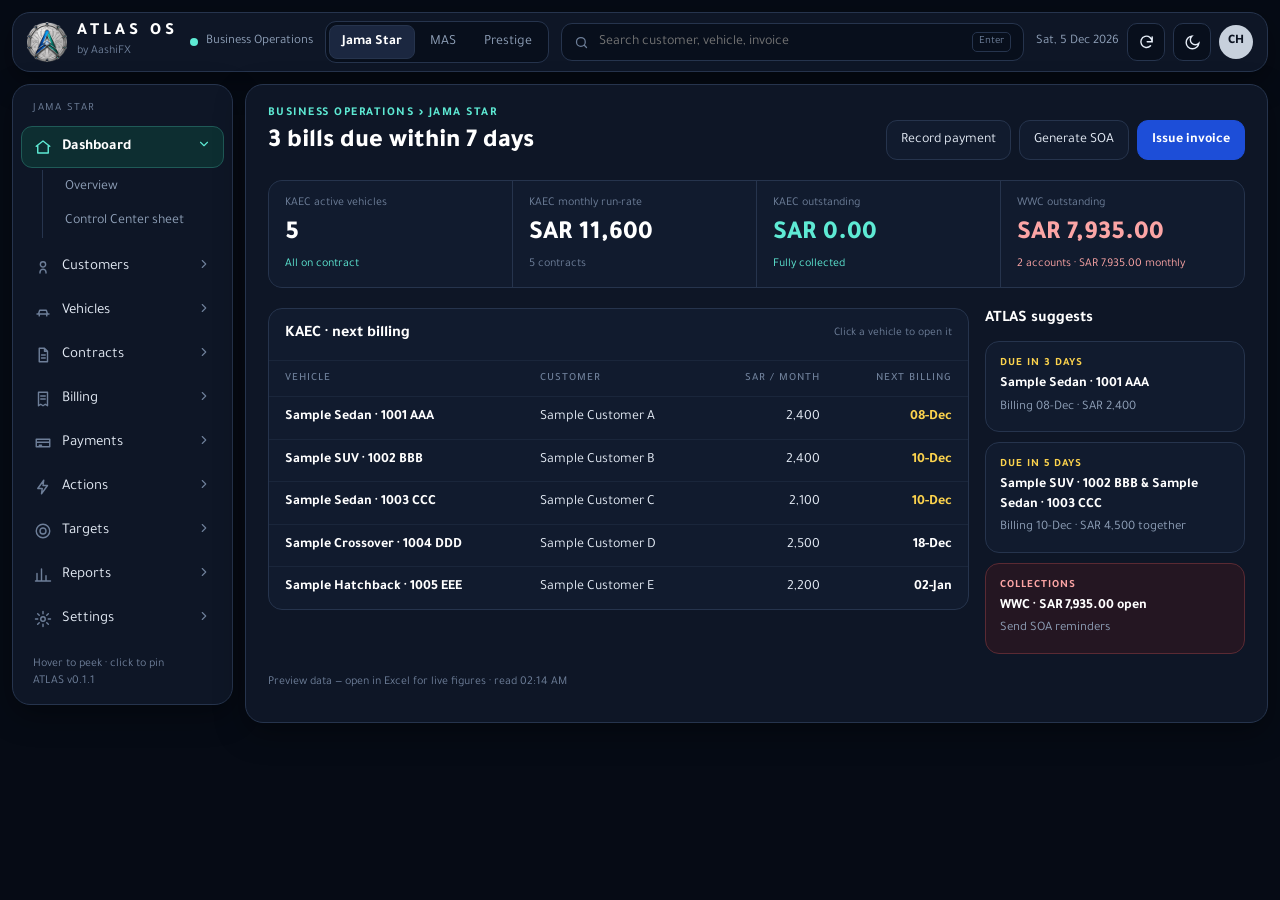
<file: taskpane.html>
<!doctype html>
<html lang="en">
<head>
<meta charset="utf-8">
<meta name="viewport" content="width=device-width, initial-scale=1">
<title>ATLAS OS</title>
<link rel="preconnect" href="https://fonts.googleapis.com">
<link rel="stylesheet" href="https://fonts.googleapis.com/css2?family=Tajawal:wght@400;500;700;800&display=swap">
<link rel="stylesheet" href="atlas.css?v=0.1.1">
<script src="https://appsforoffice.microsoft.com/lib/1/hosted/office.js"></script>
</head>
<body>
<div class="app" id="app">
  <header class="win top">
    <div class="brand">
      <img src="seal-128.png" alt="ATLAS seal">
      <div><b>ATLAS OS</b><small>by AashiFX</small></div>
    </div>
    <div class="kingdom"><span class="dot"></span>Business Operations</div>
    <nav class="units" aria-label="Business units" id="units"></nav>
    <label class="cmd">
      <svg aria-hidden="true" width="15" height="15" viewBox="0 0 24 24" fill="none" stroke="currentColor" stroke-width="2" stroke-linecap="round"><circle cx="11" cy="11" r="7"/><path d="M20 20l-3.5-3.5"/></svg>
      <input id="cmd" placeholder="Search customer, vehicle, invoice" aria-label="Search">
      <span class="kbd">Enter</span>
    </label>
    <div class="top-right">
      <span class="date" id="today"></span>
      <button class="icon-btn" id="refresh" aria-label="Refresh data" title="Refresh data">
        <svg aria-hidden="true" width="17" height="17" viewBox="0 0 24 24" fill="none" stroke="currentColor" stroke-width="2" stroke-linecap="round"><path d="M20 11a8 8 0 1 0-2.3 5.7M20 4v7h-7"/></svg>
      </button>
      <button class="icon-btn" id="theme" aria-label="Switch light or dark" title="Light / Dark">
        <svg aria-hidden="true" width="17" height="17" viewBox="0 0 24 24" fill="none" stroke="currentColor" stroke-width="2" stroke-linecap="round"><path d="M21 13A9 9 0 1 1 11 3a7 7 0 0 0 10 10z"/></svg>
      </button>
      <span class="avatar" aria-label="CHIEF">CH</span>
    </div>
  </header>
  <div class="body">
    <nav class="win nav" id="nav" aria-label="ATLAS menu"></nav>
    <main class="win main" id="main" aria-live="polite"></main>
  </div>
</div>
<script src="atlas.js?v=0.1.1"></script>
</body>
</html>
</file>
<file: atlas.css>
/* ATLAS OS — Steel Command shell v0.1 (locked look, 18-Oct-2026) */
:root, [data-theme="dark"] {
  --ground: #060B15;
  --panel: #0E1626;
  --card: #111B2E;
  --inset: #080F1C;
  --line: #26344D;
  --line-soft: #1A263B;
  --ink: #E6EDF7;
  --ink-strong: #FFFFFF;
  --muted: #8FA0B8;
  --faint: #6E7F99;
  --teal: #5EEAD4;
  --teal-bg: #0D2E31;
  --teal-line: #1F5A57;
  --blue: #1D4ED8;
  --amber: #FCD34D;
  --red: #FCA5A5;
  --red-bg: #241622;
  --red-line: #5A2A33;
  --hover: #16233A;
  --shadow: 0 10px 30px rgba(0, 0, 0, 0.35);
  --chip: #1B2740;
  --avatar-bg: #C7D0DC;
  --avatar-ink: #0B1220;
}
[data-theme="light"] {
  --ground: #E4E9F0;
  --panel: #F8FAFC;
  --card: #FFFFFF;
  --inset: #FFFFFF;
  --line: #CBD3DD;
  --line-soft: #EEF1F5;
  --ink: #1E293B;
  --ink-strong: #0F172A;
  --muted: #475569;
  --faint: #64748B;
  --teal: #0F766E;
  --teal-bg: #DDF1EE;
  --teal-line: #A7DCD5;
  --blue: #1D4ED8;
  --amber: #92400E;
  --red: #B42318;
  --red-bg: #FEF2F2;
  --red-line: #F3B4AE;
  --hover: #E9EEF4;
  --shadow: 0 10px 30px rgba(15, 23, 42, 0.08);
  --chip: #FFFFFF;
  --avatar-bg: #1E293B;
  --avatar-ink: #FFFFFF;
}

* { box-sizing: border-box; }
html, body { margin: 0; background: var(--ground); color: var(--ink); }
body { font-family: "Tajawal", "Segoe UI", system-ui, sans-serif; font-size: 14px; line-height: 1.4; }
button, input { font-family: inherit; font-size: inherit; color: inherit; }
button { cursor: pointer; }
:focus-visible { outline: 2px solid var(--teal); outline-offset: 2px; }

.app { min-height: 100vh; padding: 12px; display: flex; flex-direction: column; gap: 12px; }
.win { background: var(--panel); border: 1px solid var(--line); border-radius: 18px; box-shadow: var(--shadow); }

/* Top bar */
.top { display: flex; flex-wrap: wrap; align-items: center; gap: 12px; padding: 8px 14px; }
.brand { display: flex; align-items: center; gap: 10px; margin-right: auto; }
.brand img { width: 40px; height: 40px; object-fit: contain; }
.brand b { display: block; font-weight: 800; font-size: 17px; letter-spacing: 4px; color: var(--ink-strong); line-height: 1.1; }
.brand small { color: var(--faint); font-size: 12px; }
.kingdom { display: flex; align-items: center; gap: 8px; color: var(--muted); font-size: 13px; }
.dot { width: 8px; height: 8px; border-radius: 50%; background: var(--teal); display: inline-block; }
.units { display: flex; gap: 2px; padding: 3px; border-radius: 11px; background: var(--inset); border: 1px solid var(--line); }
.units button { min-height: 34px; padding: 0 12px; border-radius: 8px; border: 1px solid transparent; background: transparent; color: var(--muted); }
.units button[aria-pressed="true"] { background: var(--chip); border-color: var(--line); color: var(--ink-strong); font-weight: 700; }
.cmd { flex: 1 1 220px; display: flex; align-items: center; gap: 8px; min-height: 38px; padding: 0 12px; border-radius: 11px; background: var(--inset); border: 1px solid var(--line); color: var(--faint); }
.cmd input { flex: 1; min-width: 0; border: 0; outline: none; background: transparent; color: var(--ink); }
.kbd { font-size: 11px; padding: 1px 6px; border: 1px solid var(--line); border-radius: 5px; }
.top-right { display: flex; align-items: center; gap: 8px; color: var(--muted); font-size: 13px; }
.icon-btn { width: 38px; height: 38px; border-radius: 10px; border: 1px solid var(--line); background: var(--inset); color: var(--ink); display: inline-flex; align-items: center; justify-content: center; }
.icon-btn:hover { border-color: var(--teal); }
.avatar { width: 34px; height: 34px; border-radius: 50%; background: var(--avatar-bg); color: var(--avatar-ink); display: inline-flex; align-items: center; justify-content: center; font-weight: 800; font-size: 13px; }

/* Body */
.body { display: flex; flex-wrap: wrap; gap: 12px; align-items: flex-start; flex: 1; }
.nav { flex: 1 1 220px; max-width: 100%; padding: 12px 8px; display: flex; flex-direction: column; gap: 2px; }
.nav-label { font-size: 11px; letter-spacing: 1.5px; color: var(--faint); padding: 4px 12px 8px; }
.nav-head { display: flex; align-items: center; gap: 10px; width: 100%; min-height: 42px; padding: 0 12px; border-radius: 11px; border: 1px solid transparent; background: transparent; color: var(--ink); text-align: left; font-size: 15px; }
.nav-head:hover { background: var(--hover); }
.nav-head svg.ic { color: var(--faint); flex: none; }
.nav-head .lbl { flex: 1; }
.nav-head.active { background: var(--teal-bg); border-color: var(--teal-line); font-weight: 700; color: var(--ink-strong); }
.nav-head.active svg.ic { color: var(--teal); }
.subs { display: none; flex-direction: column; margin: 2px 0 6px 21px; padding-left: 12px; border-left: 1px solid var(--line); }
.nav-item.open .subs { display: flex; }
.sub { min-height: 34px; padding: 0 10px; border: 0; border-radius: 7px; background: transparent; color: var(--muted); text-align: left; }
.sub:hover { background: var(--hover); color: var(--ink-strong); }
.sub.soon { color: var(--faint); }
.nav-foot { padding: 14px 12px 2px; font-size: 12px; color: var(--faint); }

.main { flex: 999 1 520px; min-width: 0; padding: 20px 22px 32px; display: flex; flex-direction: column; gap: 20px; }

/* Content */
.head { display: flex; flex-wrap: wrap; align-items: flex-end; justify-content: space-between; gap: 12px; }
.crumb { font-size: 12px; letter-spacing: 1.5px; color: var(--teal); font-weight: 700; }
h1 { margin: 2px 0 0; font-size: 26px; font-weight: 800; color: var(--ink-strong); }
h2 { margin: 0; font-size: 16px; font-weight: 700; color: var(--ink-strong); }
.sub-title { color: var(--muted); font-size: 14px; }
.btns { display: flex; flex-wrap: wrap; gap: 8px; }
.btn { min-height: 40px; padding: 0 14px; border-radius: 11px; border: 1px solid var(--line); background: var(--card); color: var(--ink); }
.btn:hover { border-color: var(--teal); }
.btn.primary { background: var(--blue); border-color: var(--blue); color: #FFFFFF; font-weight: 700; }
.btn.block { width: 100%; min-height: 46px; }
.link { align-self: flex-start; border: 0; background: transparent; color: var(--teal); padding: 6px 4px; min-height: 34px; }

.kpis { display: grid; grid-template-columns: repeat(auto-fit, minmax(160px, 1fr)); gap: 1px; background: var(--line); border: 1px solid var(--line); border-radius: 14px; overflow: hidden; }
.kpi { background: var(--card); padding: 14px 16px; display: flex; flex-direction: column; gap: 4px; }
.kpi span { font-size: 12px; color: var(--faint); }
.kpi b { font-size: 26px; font-weight: 800; color: var(--ink-strong); }
.kpi b.txt { font-size: 18px; line-height: 1.25; }
.kpi small { font-size: 12px; color: var(--faint); }
.good { color: var(--teal) !important; }
.warn { color: var(--amber) !important; }
.bad { color: var(--red) !important; }

.split { display: flex; flex-wrap: wrap; gap: 16px; align-items: flex-start; }
.card { flex: 999 1 420px; min-width: 0; background: var(--card); border: 1px solid var(--line); border-radius: 14px; overflow: hidden; }
.card-h { display: flex; justify-content: space-between; align-items: center; gap: 8px; padding: 14px 16px; border-bottom: 1px solid var(--line-soft); }
.card-h small { color: var(--faint); }
.scroll { overflow-x: auto; }
table { width: 100%; border-collapse: collapse; min-width: 480px; }
th { text-align: left; font-size: 11px; letter-spacing: 1px; color: var(--faint); font-weight: 500; padding: 10px 16px; }
td { padding: 11px 16px; border-top: 1px solid var(--line-soft); }
tr.click { cursor: pointer; }
tr.click:hover td { background: var(--hover); }
.num { text-align: right; white-space: nowrap; }
.strong { font-weight: 700; color: var(--ink-strong); }

.side { flex: 1 1 260px; min-width: 0; display: flex; flex-direction: column; gap: 10px; }
.tip { padding: 14px; border-radius: 14px; background: var(--card); border: 1px solid var(--line); display: flex; flex-direction: column; gap: 4px; }
.tip.alert { background: var(--red-bg); border-color: var(--red-line); }
.tip .tag { font-size: 11px; letter-spacing: 1px; font-weight: 700; }
.tip b { color: var(--ink-strong); }
.tip span { color: var(--muted); font-size: 13px; }

.pill { display: inline-block; padding: 6px 12px; border-radius: 999px; font-weight: 700; font-size: 13px; border: 1px solid var(--line); }
.pill.good { background: var(--teal-bg); border-color: var(--teal-line); }
.pill.bad { background: var(--red-bg); border-color: var(--red-line); }

.empty { padding: 40px 20px; border: 1px dashed var(--line); border-radius: 14px; text-align: center; color: var(--muted); }
.status { font-size: 12px; color: var(--faint); }
.banner { padding: 10px 14px; border-radius: 12px; border: 1px solid var(--red-line); background: var(--red-bg); color: var(--ink); font-size: 13px; }

/* Narrow task pane: menu becomes an icon rail with flyout submenus */
@media (max-width: 700px) {
  .app { padding: 8px; gap: 8px; }
  .kingdom, .top-right .date { display: none; }
  .body { flex-wrap: nowrap; gap: 8px; }
  .nav { flex: 0 0 56px; padding: 8px 4px; position: relative; z-index: 5; }
  .nav-label, .nav-foot, .nav-head .lbl, .nav-head .chev { display: none; }
  .nav-head { justify-content: center; padding: 0; }
  .nav-item { position: relative; }
  .nav-item.open .subs { position: absolute; left: 52px; top: 0; margin: 0; padding: 8px; min-width: 190px; background: var(--panel); border: 1px solid var(--line); border-radius: 12px; box-shadow: var(--shadow); }
  .nav-item.open .subs::before { content: attr(data-title); font-weight: 700; color: var(--ink-strong); padding: 4px 10px 6px; }
  .main { flex: 1 1 auto; padding: 14px 12px 24px; }
  h1 { font-size: 21px; }
  .kpi b { font-size: 21px; }
  .kpi b.txt { font-size: 16px; }
  table { min-width: 0; }
  th, td { padding: 10px 10px; }
  .hide-n { display: none; }
}
</file>
